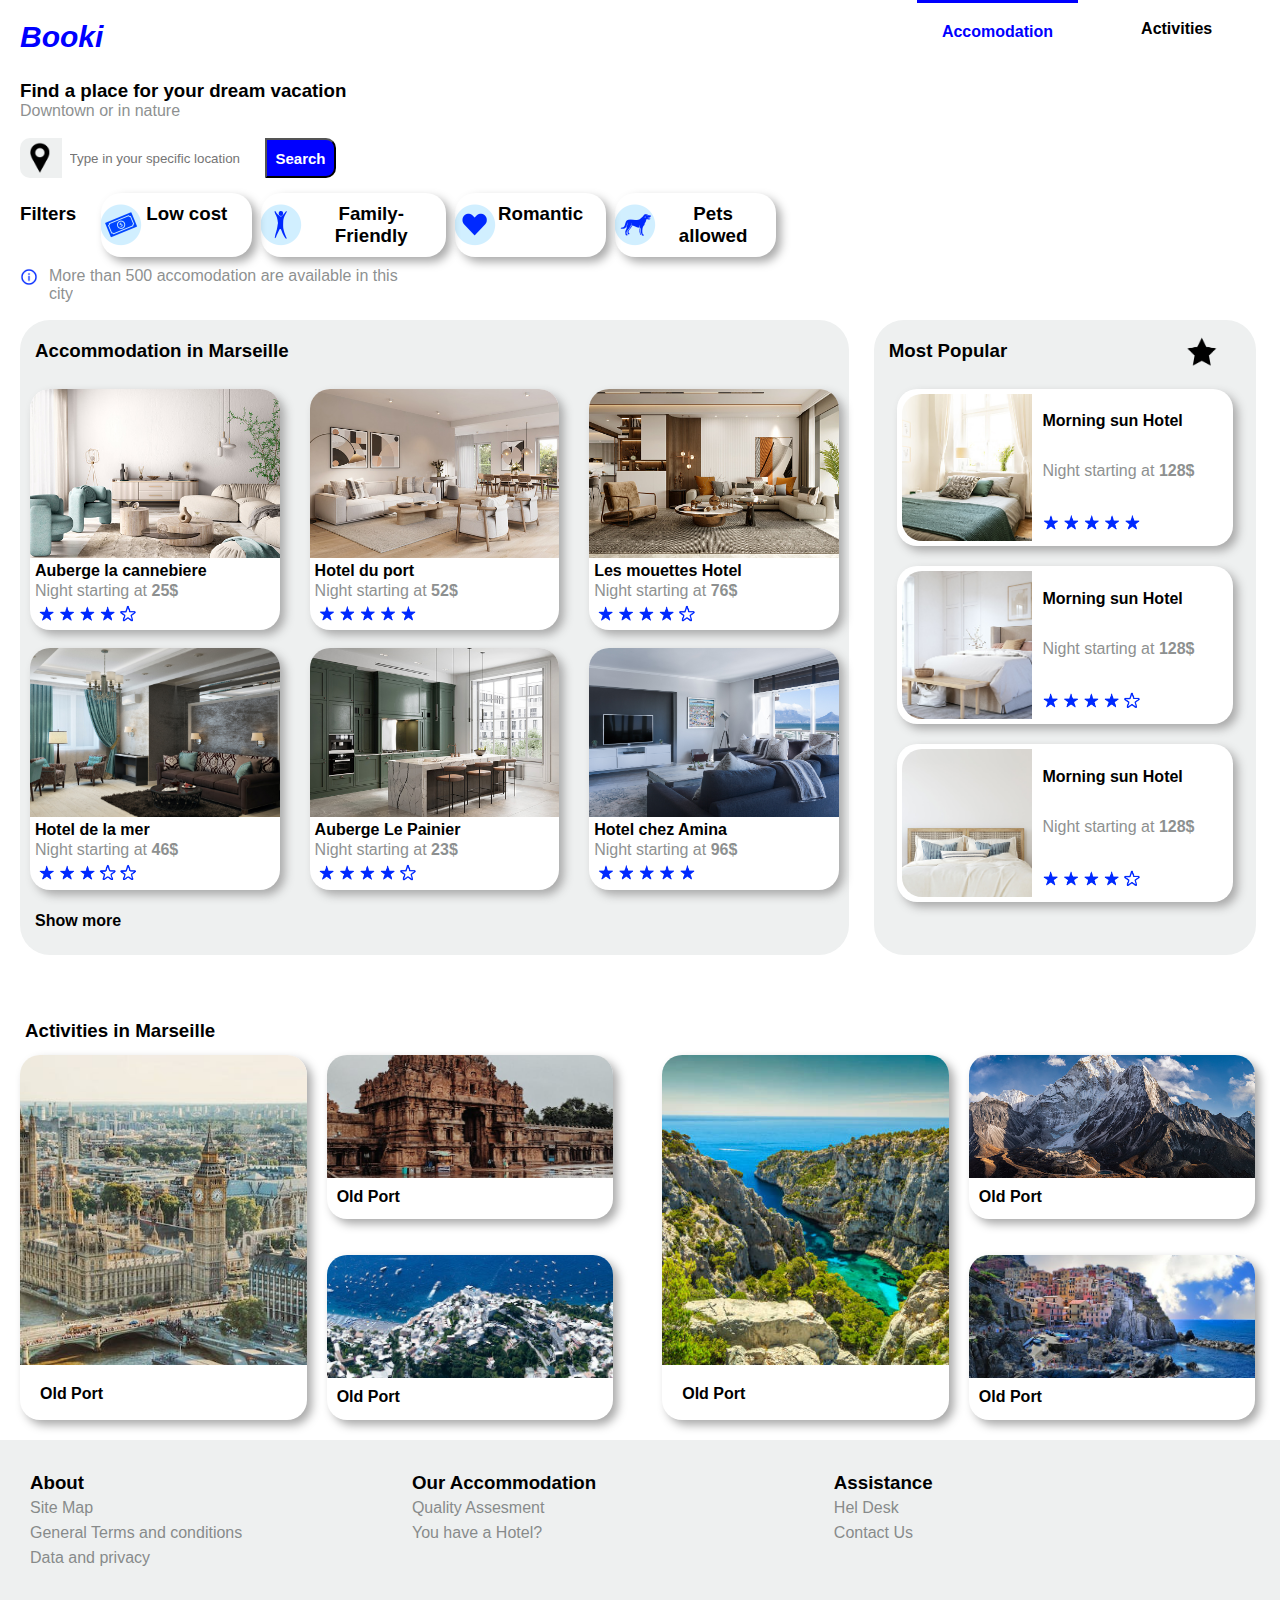
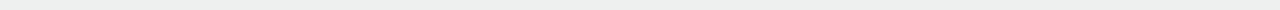
<file: index.html>
<!DOCTYPE html>
<html lang="en">
<head>
    <meta charset="UTF-8">
    <meta http-equiv="X-UA-Compatible" content="IE=edge">
    <meta name="viewport" content="width=device-width, initial-scale=1.0">
    <style>
        *{
    padding: 0px;
    margin: 0px;
    font-family:'Gill Sans', 'Gill Sans MT', Calibri, 'Trebuchet MS', sans-serif;}
.border{
    border: 1px solid black;
    box-sizing: border-box;
}
nav{
    height: 70px;
    display: flex;
    
}
header{
    min-height: 180px;
    
}
main{
    
    min-height: 650px;
    display: flex;
    padding:5px 5px 5px 0px;
}
footer{
    background-color: #eef0f0;
    height: 150px;
    display: flex;
    padding: 10px 5px 10px 10px;
    gap: 5px;
}
#logo{
    box-sizing: border-box;
    width: 30%;
    padding: 5px;
}
#menu{
    width: 70%;
   
}
.header-blocks{
    min-height: 43px;
    padding-left: 20px;
    margin-top: 10px;
    
}
.most-popular{
    background-color: #eef0f0;
    border-radius: 30px;
    width: 30%;
    margin: 5px 15px 10px 10px;
    
}
.accomodation{
    background-color: #eef0f0;
    border-radius: 30px;
    min-height: 80%;
    width: 65%;
    margin: 5px 15px 10px 20px;
    display: flex;
    flex-direction: column;
    
}
p{
    color: #434848;
    opacity:60%;
}
.all{
    display: flex;
    width: 40%;
    height: 65px;
    float: right;
    padding: 0px 5px 5px 5px;
}
.words{
    
    margin-left: 19px;
    background-image: 
    url("./images/info.png");
    box-sizing: border-box;
    background-repeat:no-repeat ;
    background-position:px;
    background-size:20px;
   
}
.words p{
    margin-left: 10px;
}
#words{
    margin-left: 10px;
    color: #434848;
    opacity:60%;
}
.acco{
    
    font-weight: bolder;
    color: blue;
    height: 100%;
    width: 50%;
    text-align: center;
    padding: 20px;
    margin:  0px auto;
   
}
#acco{
    color: blue;
}
.act{
    border-style: hidden;
    border-top:3px solid blue;
}
.activities{
    
    height: 100%;
    width: 50%;
    text-align: center;
    padding: 20px;
    margin:  0px auto;
}
.logo{
    box-sizing: border-box;
    padding-top: 15px;
    padding-left: 15px;
    color: blue;
    font-family:Arial, Helvetica, sans-serif;
    font-style: italic;
    height: 60px;
    font-weight: bolder;
    font-size: 30px;
}
.location{
    height: 40px;
    width: 30%;
    display: flex;
    padding: 5px 5px 5px 0px;
}
.filters{
    box-sizing: border-box;
    min-height: 43px;
    width: 60%;
   display: flex;
   
}
.cost{
    margin-left:9px ;
   text-align: center;
   min-width:20%;
   border-radius: 20px;
   box-sizing: border-box;
   background-repeat:no-repeat ;
   background-position:-5px;
   background-size:50px;
   box-shadow: 5px 5px 10px #aaaaaa;
}
div .short{
    margin: 10px ;
    margin-left: 30px;
}
div .long{
    margin: 10px ;
    margin-left: 45px;
}
#low{
    margin: 10px;
    margin-left: 10px !important;
}
.cost h4{
    margin: 10px;
    margin-left: 22.5%;
}
.cost1{
    background-image: url("./images/money1.png");
}
.cost2{
    background-image: url("./images/love2.png");
}
.cost3{
    background-image: url("./images/fri.png");
}
.cost4{
    background-image: url("./images/pets.png");
}

.main{
    box-sizing: border-box;
    height: 80%;
    
    padding: 5px 10px 20px 10px;
}
.head-foot{
    box-sizing: border-box;
    border-radius: 25px;
    height: 10%;
    padding: 20px 10px 10px 15px;
}
.main-1{
    border-radius: 20px;
    box-sizing: border-box;
    height: 80%;
    line-height: 20px;
    padding: 5px 10px 10px 10px;
}
aside{
    min-height: 450px;
    
}
.head-foot1{
    margin-top: 20px;
    box-sizing: border-box;
    height: 50px;
    padding: 30px 10px 0px 25px;
    
}
.main-2{
    box-sizing: border-box;
    width: 100%;
    height:400px ;
    display: flex;
    padding: 
    10px 0px 10px 0px;
    gap: 15px;
}
.foot-1{
    padding: 20px;
    width: 40%;
    line-height: 25px;
   
}
.foot-2{
    width: 50%;
    padding: 20px 20px 20px 60px;
    
    line-height: 25px;
   
}
.picture-1{
    border-radius: 20px;
    width: 100%;
    min-height: 50%;
    display: flex;
    gap: 30px;
    padding: 0px 0px;
    
}
.set{
    box-sizing: border-box;
    background-color: white;
    width: 35%;
    border-radius: 20px;
    box-shadow: 5px 5px 10px #aaaaaa;
    
}
.pics{
    border-radius: 20px;
    border-bottom-left-radius: 0px;
    border-bottom-right-radius: 0px;
    height: 70%;
    background-repeat: no-repeat;
    background-position: center;
    background-size: cover;
}
.p6{
    background-image: url("./images/6.jpg");
}
.p5{
    background-image: url("./images/5.jpg");
}
.p7{
    background-image: url("./images/7.jpg");
}
.p8{
    background-image: url("./images/8.jpg");
}
.p15{
    background-image: url("./images/15.jpg");
}
.p17{
    background-image: url("./images/17.jpg");
}
.set2{
    display: flex;
    background-color: white;
    width: 90%;
    height: 30%;
    margin: auto;
    border-radius: 20px;
    padding: 5px;
    box-shadow: 5px 5px 10px #aaaaaa;
    
}
.star{
    background-image: url("./images/star.png");
    background-repeat: no-repeat ;
    background-position: 90%;
    background-size:40px ;
}
.pics2{
    width: 40%;
    height: 100%;
    border-top-left-radius: 20px;
    border-bottom-left-radius: 20px;
    background-repeat: no-repeat;
    background-position: center;
    background-size: cover;
}
.p2{
    background-image: url("./images/2.jpg");
}
.p3{
    background-image: url("./images/3.jpg");
}
.p4{
    background-image: url("./images/4.jpg");
}
.set3{
    box-sizing: border-box
    ;
    width: 49%;
    padding: 5px 10px 10px 20px;
    display: flex;
    gap: 20px;
}
.div1{
    box-sizing: border-box;
    width: 48%;
    border-radius: 20px;
    
}
.image1{
    border-radius: 20px;
    height: 85%;
    border-bottom-left-radius: 0px;
    border-bottom-right-radius: 0px;
    background-repeat: no-repeat;
    background-position: center;
    background-size: cover;
}
.p12{
    background-image: url("./images/12.jpeg");
}
.p9{
    background-image: url("./images/9.jpg");
}
.image2{
    border-radius: 20px;
    height: 45%;
    box-shadow: 5px 5px 10px #aaaaaa;
}
.image3{
    height: 75%;
    border-radius: 20px;
    border-bottom-left-radius: 0px;
    border-bottom-right-radius: 0px;
    background-repeat: no-repeat;
    background-position: center;
    background-size: cover;
}
.p10{
    background-image: url("./images/10.jpg");
}
.p11{
    background-image: url("./images/11.jpeg");
}
.p13{
    background-image: url("./images/13.jpeg");
}
.p14{
    background-image: url("./images/14.jpeg");
}
.star1{
  box-sizing: border-box;
    background-repeat:no-repeat ;
    background-position:3px 210px;
    background-size:110px;

}
.text1{

    line-height: 20px;
    box-sizing: border-box;
    padding: 3px 5px 0px 5px;
}
.img4{
    background-image: url("./images/4star.png");
}
.img5{
    background-image: url("./images/5star.png");
}
.img3{
    background-image: url("./images/3star.png");
}
.text2{
    
    box-sizing: border-box;
    background-repeat:no-repeat ;
    background-position:5px 110px;
    background-size:110px;
    padding: 10px;
    line-height: 25px;
    margin: auto ;
     height: 138px;
    width: 60%;
}
.div3{
    box-sizing: border-box;
    width: 100%;
    height: 15%;
    padding: 20px;
}
.div4{
    box-sizing: border-box;
    width: 100%;
    height: 25%;
    padding: 10px;

}
.div5{
    box-shadow: 5px 5px 10px #aaaaaa;
}
.locate{
    box-sizing: border-box;
   border-radius: 10px;
   width: 11%;
   border-top-right-radius: 0px;
   border-bottom-right-radius: 0px;
   background-color: #eef0f0;   
}
header img{
    height: 40px;
    margin-left: 5px;
    margin-right: 10px;  
}
header input{
    box-sizing: border-box;
    height: 40px;
    border: 0px;
    padding: 2px 2px 2px 5px;
    margin-left: 3px;
    width: 200px;
}
header button{
    
    font-weight:bolder;
    font-size: 15px;
    color: white;
    background-color: blue;
    box-sizing: border-box;
    border-radius: 10px;
    width: 19%;
    border-top-left-radius: 0px;
   border-bottom-left-radius: 0px;
}
.filt{
    margin: 10px 5px 5px 0px;
}
.filt-0{
    box-sizing: border-box;
    width: 10%;
}
a{
    text-decoration: none;
    color: black;
    font-weight: bolder;
}
    </style>
    <title>Document</title>
</head>
<body>
    <nav class="" >
        <div id="logo" class="">
            <div class="logo">Booki</div>
        </div>
        <div id="menu" class="">
            <div class=" all">
                <div class="border acco act"><a href="index.html" id="acco">Accomodation</a></div>
                <div class=" acco"><a href="index2.html">Activities</a></div>
                
            </div>
        </div>
    </nav>
    <!-- Header-->

    <header class="">
        <div class="header-blocks">
            <h3>Find a place for your dream vacation</h3>
            <p>Downtown or in nature</p>
        </div>
        
         <div class="header-blocks ">
            <div class=" location"> 
                <div class=" locate">
                  <img src="./images/location.png" alt="">
                </div>
                <input type="text" placeholder="Type in your specific location">
                <button > Search</button>
                
                
                 
            </div>
         </div>
         <div class=" header-blocks ">
            <div class=" filters">
                <div class=" filt-0"><h3   class="filt">
                    Filters
                </h3></div>
                <div class="cost cost1">
                    <h3 class="short">Low cost</h3>
                </div>
                <div class="cost cost3">
                    <h3 class="long">Family-Friendly</h3>
                </div>
                <div class="cost cost2">
                    <h3 class="short">Romantic</h3>
                </div>
                <div class="cost cost4"> 
                    <h3 class="long">
                        Pets allowed
                    </h3>
                </div>

            </div>
         </div>
         <div class=" header-blocks words">
            <p>More than 500 accomodation are available in this
                <div id="words">city</div>
            </p>
         </div>

        
    </header>
    <!--Main-->
    <main class="">
        <!--Accommodation-->

        <div class="accomodation ">
           <div class=" head-foot">
            <h3>
                Accommodation in Marseille
            </h3>
           </div>
           <div class=" main">
            <div class=" picture-1">
                <div class=" set star1 img4">
                   <div class="pics p6"></div>
                   <div class="text1">
                   <h4>Auberge la cannebiere</h4>
                   <p>Night starting at <b>25$</b></p>
                </div>
                   
                </div>
                <div class=" set star1 img5">
                    <div class="pics p5"></div>
                    <div class="text1">
                        <h4>Hotel du port</h4>
                        <p>Night starting at <b>52$</b></p>
                    </div>
                </div>
                <div class=" set star1 img4">
                    <div class="pics p7"></div>
                    <div class="text1">
                        <h4>Les mouettes Hotel</h4>
                        <p>Night starting at <b>76$</b></p>
                    </div>
                </div>
            </div><br>
            <div class="picture-1">
                <div class="set star1 img3">
                    <div class=" pics p15"></div>
                    <div class="text1">
                        <h4>Hotel de la mer</h4>
                        <p>Night starting at <b>46$</b></p>
                    </div>
                </div>
                <div class=" set star1 img4">
                    <div class="pics p8"></div>
                    <div class="text1">
                        <h4>Auberge Le Painier</h4>
                        <p>Night starting at <b>23$</b></p>
                    </div>
                </div>
                <div class="set star1 img5">
                    <div class=" pics p17"></div>
                    <div class="text1">
                        <h4>Hotel chez Amina</h4>
                        <p>Night starting at <b>96$</b></p>
                    </div>
                </div>
            </div>
           </div>
           <div class="head-foot">
            <h4>Show more</h4>
           </div>
        </div>

        <!--Most Popular-->

        <div class="most-popular borde">
            <div class=" head-foot star"> <h3>
                Most Popular
            </h3></div>
            <div class=" main-1">
                <div class="set2 ">
                    <div class="pics2 p2"></div>
                    <div class=" text2 img5">
                        <h4>Morning sun Hotel</h4><br>
                        <p>Night starting at <b>128$</b></p>
                    </div>
                </div><br>
                <div class="  set2 ">
                    <div class="pics2 p3"></div>
                    <div class=" text2 img4">
                        <h4>Morning sun Hotel</h4><br>
                        <p>Night starting at <b>128$</b></p>
                    </div>
                </div><br>
                <div class="  set2">
                    <div class=" pics2 p4"></div>
                    <div class=" text2 img4">
                        <h4>Morning sun Hotel</h4><br>
                        <p>Night starting at <b>128$</b></p>
                    </div>
                </div>
            </div>
        </div>
    </main>


    <aside class=" ">
        <div class="head-foot1">
            <h3>
                Activities in Marseille
            </h3>
        </div>
        <div class=" main-2">
            <div class=" set3">
                <div class="div1 div5"> 
                    <div class="image1 p12">
                    </div>
                    <div class=" div3">
                        <h4>Old Port</h4>
                    </div>
                </div>
                <div class="div1 ">
                    <div class=" image2 ">
                        <div class=" image3 p13"></div>
                        <div class="  div4">
                            <h4>Old Port</h4>
                        </div>
                    </div><br><br>
                    <div class="image2 ">
                        <div class=" image3 p14"></div>
                        <div class="  div4">
                            <h4>Old Port</h4>
                        </div>
                    </div>
                </div>
                
            </div>
            <div class=" set3">
                <div class="div1 div5">
                    <div class="image1 p9">

                    </div>
                    <div class=" div3">
                        <h4>Old Port</h4>
                    </div>
                </div>
                <div class="div1 ">
                    <div class="image2 ">
                        <div class=" image3 p10"></div>
                        <div class=" div4">
                            <h4>Old Port</h4>
                        </div>
                    </div><br><br>
                    <div class="  image2">
                        <div class="image3 p11"></div>
                        <div class=" div4">
                            <h4>Old Port</h4>
                        </div>
                    </div>
                </div>
            </div>
        </div>
    </aside>


    <footer class="">
        <div class="foot-1">
            <h3>About</h3>
            <p>Site Map</p>
            <p>General Terms and conditions</p>
            <p>Data and privacy
        </div>
        <div class=" foot-1">
            <h3>Our Accommodation</h3>
            <p>Quality Assesment</p>
            <p>You have a Hotel?</p>
        </div>
        <div class=" foot-2">
            <h3>Assistance</h3>
            <p>Hel Desk</p>
            <p>Contact Us</p>
        </div>
    </footer>
    
</body>
</html>
</file>
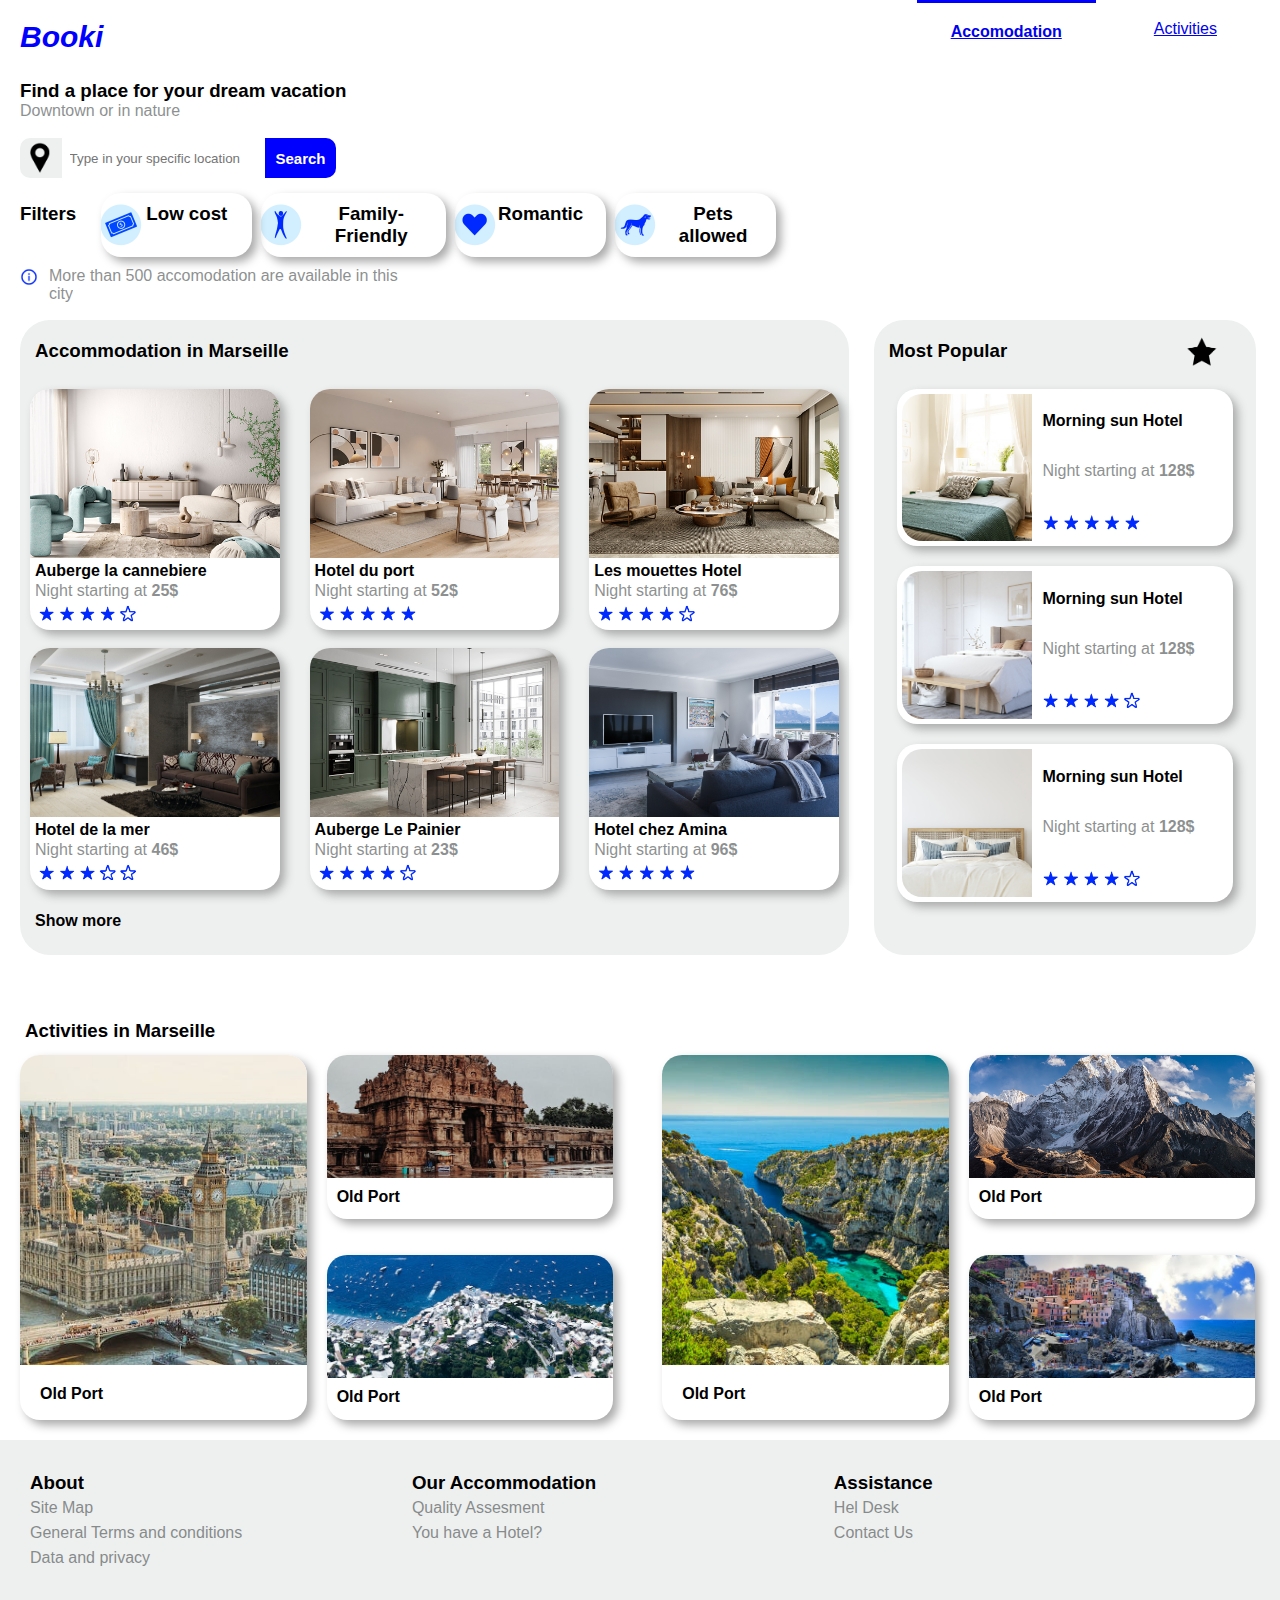
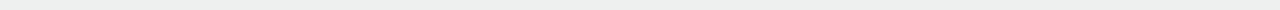
<file: index2.html>
<!DOCTYPE html>
<html lang="en">
<head>
    <meta charset="UTF-8">
    <meta http-equiv="X-UA-Compatible" content="IE=edge">
    <meta name="viewport" content="width=device-width, initial-scale=1.0">
    <link rel="stylesheet" href="index.css">
    <title>Document</title>
</head>
<body>
    <nav class="" >
        <div id="logo" class="">
            <div class="logo">Booki</div>
        </div>
        <div id="menu" class="">
            <div class=" all">
                <div class=" acco"><a href="index.html">Accomodation</a></div>
                <div class=" activities act"><a href="index2.html" id="acco" >Activities</a></div>
                
            </div>
        </div>
    </nav>
    <!-- Header-->

    <header class="">
        <div class="header-blocks">
            <h3>Find a place for your dream vacation</h3>
            <p>Downtown or in nature</p>
        </div>
        
         <div class="header-blocks ">
            <div class=" location"> 
                <div class=" locate">
                  <img src="./images/location.png" alt="">
                </div>
                <input type="text" placeholder="Type in your specific location">
                <button > Search</button>
                
                
                 
            </div>
         </div>
         <div class=" header-blocks ">
            <div class=" filters">
                <div class=" filt-0"><h3   class="filt">
                    Filters
                </h3></div>
                <div class="cost cost1">
                    <h3 class="short">Low cost</h3>
                </div>
                <div class="cost cost3">
                    <h3 class="long">Family-Friendly</h3>
                </div>
                <div class="cost cost2">
                    <h3 class="short">Romantic</h3>
                </div>
                <div class="cost cost4"> 
                    <h3 class="long">
                        Pets allowed
                    </h3>
                </div>

            </div>
         </div>
         <div class=" header-blocks words">
            <p>More than 500 accomodation are available in this
                <div id="words">city</div>
            </p>
         </div>

        
    </header>
    <!--Main-->
    <main class="">
        <!--Accommodation-->

        <div class="accomodation ">
           <div class=" head-foot">
            <h3>
                Accommodation in Marseille
            </h3>
           </div>
           <div class=" main">
            <div class=" picture-1">
                <div class=" set star1 img4">
                   <div class="pics p6"></div>
                   <div class="text1">
                   <h4>Auberge la cannebiere</h4>
                   <p>Night starting at <b>25$</b></p>
                </div>
                   
                </div>
                <div class=" set star1 img5">
                    <div class="pics p5"></div>
                    <div class="text1">
                        <h4>Hotel du port</h4>
                        <p>Night starting at <b>52$</b></p>
                    </div>
                </div>
                <div class=" set star1 img4">
                    <div class="pics p7"></div>
                    <div class="text1">
                        <h4>Les mouettes Hotel</h4>
                        <p>Night starting at <b>76$</b></p>
                    </div>
                </div>
            </div><br>
            <div class="picture-1">
                <div class="set star1 img3">
                    <div class=" pics p15"></div>
                    <div class="text1">
                        <h4>Hotel de la mer</h4>
                        <p>Night starting at <b>46$</b></p>
                    </div>
                </div>
                <div class=" set star1 img4">
                    <div class="pics p8"></div>
                    <div class="text1">
                        <h4>Auberge Le Painier</h4>
                        <p>Night starting at <b>23$</b></p>
                    </div>
                </div>
                <div class="set star1 img5">
                    <div class=" pics p17"></div>
                    <div class="text1">
                        <h4>Hotel chez Amina</h4>
                        <p>Night starting at <b>96$</b></p>
                    </div>
                </div>
            </div>
           </div>
           <div class="head-foot">
            <h4>Show more</h4>
           </div>
        </div>

        <!--Most Popular-->

        <div class="most-popular borde">
            <div class=" head-foot star"> <h3>
                Most Popular
            </h3></div>
            <div class=" main-1">
                <div class="set2 ">
                    <div class="pics2 p2"></div>
                    <div class=" text2 img5">
                        <h4>Morning sun Hotel</h4><br>
                        <p>Night starting at <b>128$</b></p>
                    </div>
                </div><br>
                <div class="  set2 ">
                    <div class="pics2 p3"></div>
                    <div class=" text2 img4">
                        <h4>Morning sun Hotel</h4><br>
                        <p>Night starting at <b>128$</b></p>
                    </div>
                </div><br>
                <div class="  set2">
                    <div class=" pics2 p4"></div>
                    <div class=" text2 img4">
                        <h4>Morning sun Hotel</h4><br>
                        <p>Night starting at <b>128$</b></p>
                    </div>
                </div>
            </div>
        </div>
    </main>


    <aside class=" ">
        <div class="head-foot1">
            <h3>
                Activities in Marseille
            </h3>
        </div>
        <div class=" main-2">
            <div class=" set3">
                <div class="div1 div5"> 
                    <div class="image1 p12">
                    </div>
                    <div class=" div3">
                        <h4>Old Port</h4>
                    </div>
                </div>
                <div class="div1 ">
                    <div class=" image2 ">
                        <div class=" image3 p13"></div>
                        <div class="  div4">
                            <h4>Old Port</h4>
                        </div>
                    </div><br><br>
                    <div class="image2 ">
                        <div class=" image3 p14"></div>
                        <div class="  div4">
                            <h4>Old Port</h4>
                        </div>
                    </div>
                </div>
                
            </div>
            <div class=" set3">
                <div class="div1 div5">
                    <div class="image1 p9">

                    </div>
                    <div class=" div3">
                        <h4>Old Port</h4>
                    </div>
                </div>
                <div class="div1 ">
                    <div class="image2 ">
                        <div class=" image3 p10"></div>
                        <div class=" div4">
                            <h4>Old Port</h4>
                        </div>
                    </div><br><br>
                    <div class="  image2">
                        <div class="image3 p11"></div>
                        <div class=" div4">
                            <h4>Old Port</h4>
                        </div>
                    </div>
                </div>
            </div>
        </div>
    </aside>


    <footer class="">
        <div class="foot-1">
            <h3>About</h3>
            <p>Site Map</p>
            <p>General Terms and conditions</p>
            <p>Data and privacy
        </div>
        <div class=" foot-1">
            <h3>Our Accommodation</h3>
            <p>Quality Assesment</p>
            <p>You have a Hotel?</p>
        </div>
        <div class=" foot-2">
            <h3>Assistance</h3>
            <p>Hel Desk</p>
            <p>Contact Us</p>
        </div>
    </footer>
    
</body>
</html>
</file>
<file: index.css>
*{
    padding: 0px;
    margin: 0px;
    font-family:'Gill Sans', 'Gill Sans MT', Calibri, 'Trebuchet MS', sans-serif;}
.border{
    border: 1px solid black;
    box-sizing: border-box;
}
nav{
    height: 70px;
    display: flex;
    
}
header{
    min-height: 180px;
    
}
main{
    
    min-height: 650px;
    display: flex;
    padding:5px 5px 5px 0px;
}
footer{
    background-color: #eef0f0;
    height: 150px;
    display: flex;
    padding: 10px 5px 10px 10px;
    gap: 5px;
}
#logo{
    box-sizing: border-box;
    width: 30%;
    padding: 5px;
}
#menu{
    width: 70%;
   
}
.header-blocks{
    min-height: 43px;
    padding-left: 20px;
    margin-top: 10px;
    
}
.most-popular{
    background-color: #eef0f0;
    border-radius: 30px;
    width: 30%;
    margin: 5px 15px 10px 10px;
    
}
.accomodation{
    background-color: #eef0f0;
    border-radius: 30px;
    min-height: 80%;
    width: 65%;
    margin: 5px 15px 10px 20px;
    display: flex;
    flex-direction: column;
    
}
p{
    color: #434848;
    opacity:60%;
}
.all{
    display: flex;
    width: 40%;
    height: 65px;
    float: right;
    padding: 0px 5px 5px 5px;
}
.words{
    
    margin-left: 19px;
    background-image: 
    url("./images/info.png");
    box-sizing: border-box;
    background-repeat:no-repeat ;
    background-position:px;
    background-size:20px;
   
}
.words p{
    margin-left: 10px;
}
#words{
    margin-left: 10px;
    color: #434848;
    opacity:60%;
}
.acco{
    border-style: hidden;
    border-top:3px solid blue;
    font-weight: bolder;
    color: blue;
    height: 100%;
    width: 50%;
    text-align: center;
    padding: 20px;
    margin:  0px auto;
   
}
.activities{
    height: 100%;
    width: 50%;
    text-align: center;
    padding: 20px;
    margin:  0px auto;
}
.logo{
    box-sizing: border-box;
    padding-top: 15px;
    padding-left: 15px;
    color: blue;
    font-family:Arial, Helvetica, sans-serif;
    font-style: italic;
    height: 60px;
    font-weight: bolder;
    font-size: 30px;
}
.location{
    height: 40px;
    width: 30%;
    display: flex;
    padding: 5px 5px 5px 0px;
}
.filters{
    box-sizing: border-box;
    min-height: 43px;
    width: 60%;
   display: flex;
   
}
.cost{
    margin-left:9px ;
   text-align: center;
   min-width:20%;
   border-radius: 20px;
   box-sizing: border-box;
   background-repeat:no-repeat ;
   background-position:-5px;
   background-size:50px;
   box-shadow: 5px 5px 10px #aaaaaa;
}
div .short{
    margin: 10px ;
    margin-left: 30px;
}
div .long{
    margin: 10px ;
    margin-left: 45px;
}
#low{
    margin: 10px;
    margin-left: 10px !important;
}
.cost h4{
    margin: 10px;
    margin-left: 22.5%;
}
.cost1{
    background-image: url("./images/money1.png");
}
.cost2{
    background-image: url("./images/love2.png");
}
.cost3{
    background-image: url("./images/fri.png");
}
.cost4{
    background-image: url("./images/pets.png");
}

.main{
    box-sizing: border-box;
    height: 80%;
    
    padding: 5px 10px 20px 10px;
}
.head-foot{
    box-sizing: border-box;
    border-radius: 25px;
    height: 10%;
    padding: 20px 10px 10px 15px;
}
.main-1{
    border-radius: 20px;
    box-sizing: border-box;
    height: 80%;
    line-height: 20px;
    padding: 5px 10px 10px 10px;
}
aside{
    min-height: 450px;
    
}
.head-foot1{
    margin-top: 20px;
    box-sizing: border-box;
    height: 50px;
    padding: 30px 10px 0px 25px;
    
}
.main-2{
    box-sizing: border-box;
    width: 100%;
    height:400px ;
    display: flex;
    padding: 
    10px 0px 10px 0px;
    gap: 15px;
}
.foot-1{
    padding: 20px;
    width: 40%;
    line-height: 25px;
   
}
.foot-2{
    width: 50%;
    padding: 20px 20px 20px 60px;
    
    line-height: 25px;
   
}
.picture-1{
    border-radius: 20px;
    width: 100%;
    min-height: 50%;
    display: flex;
    gap: 30px;
    padding: 0px 0px;
    
}
.set{
    box-sizing: border-box;
    background-color: white;
    width: 35%;
    border-radius: 20px;
    box-shadow: 5px 5px 10px #aaaaaa;
    
}
.pics{
    border-radius: 20px;
    border-bottom-left-radius: 0px;
    border-bottom-right-radius: 0px;
    height: 70%;
    background-repeat: no-repeat;
    background-position: center;
    background-size: cover;
}
.p6{
    background-image: url("./images/6.jpg");
}
.p5{
    background-image: url("./images/5.jpg");
}
.p7{
    background-image: url("./images/7.jpg");
}
.p8{
    background-image: url("./images/8.jpg");
}
.p15{
    background-image: url("./images/15.jpg");
}
.p17{
    background-image: url("./images/17.jpg");
}
.set2{
    display: flex;
    background-color: white;
    width: 90%;
    height: 30%;
    margin: auto;
    border-radius: 20px;
    padding: 5px;
    box-shadow: 5px 5px 10px #aaaaaa;
    
}
.star{
    background-image: url("./images/star.png");
    background-repeat: no-repeat ;
    background-position: 90%;
    background-size:40px ;
}
.pics2{
    width: 40%;
    height: 100%;
    border-top-left-radius: 20px;
    border-bottom-left-radius: 20px;
    background-repeat: no-repeat;
    background-position: center;
    background-size: cover;
}
.p2{
    background-image: url("./images/2.jpg");
}
.p3{
    background-image: url("./images/3.jpg");
}
.p4{
    background-image: url("./images/4.jpg");
}
.set3{
    box-sizing: border-box
    ;
    width: 49%;
    padding: 5px 10px 10px 20px;
    display: flex;
    gap: 20px;
}
.div1{
    box-sizing: border-box;
    width: 48%;
    border-radius: 20px;
    
}
.image1{
    border-radius: 20px;
    height: 85%;
    border-bottom-left-radius: 0px;
    border-bottom-right-radius: 0px;
    background-repeat: no-repeat;
    background-position: center;
    background-size: cover;
}
.p12{
    background-image: url("./images/12.jpeg");
}
.p9{
    background-image: url("./images/9.jpg");
}
.image2{
    border-radius: 20px;
    height: 45%;
    box-shadow: 5px 5px 10px #aaaaaa;
}
.image3{
    height: 75%;
    border-radius: 20px;
    border-bottom-left-radius: 0px;
    border-bottom-right-radius: 0px;
    background-repeat: no-repeat;
    background-position: center;
    background-size: cover;
}
.p10{
    background-image: url("./images/10.jpg");
}
.p11{
    background-image: url("./images/11.jpeg");
}
.p13{
    background-image: url("./images/13.jpeg");
}
.p14{
    background-image: url("./images/14.jpeg");
}
.star1{
  box-sizing: border-box;
    background-repeat:no-repeat ;
    background-position:3px 210px;
    background-size:110px;

}
.text1{

    line-height: 20px;
    box-sizing: border-box;
    padding: 3px 5px 0px 5px;
}
.img4{
    background-image: url("./images/4star.png");
}
.img5{
    background-image: url("./images/5star.png");
}
.img3{
    background-image: url("./images/3star.png");
}
.text2{
    
    box-sizing: border-box;
    background-repeat:no-repeat ;
    background-position:5px 110px;
    background-size:110px;
    padding: 10px;
    line-height: 25px;
    margin: auto ;
     height: 138px;
    width: 60%;
}
.div3{
    box-sizing: border-box;
    width: 100%;
    height: 15%;
    padding: 20px;
}
.div4{
    box-sizing: border-box;
    width: 100%;
    height: 25%;
    padding: 10px;

}
.div5{
    box-shadow: 5px 5px 10px #aaaaaa;
}
.locate{
    box-sizing: border-box;
   border-radius: 10px;
   width: 11%;
   border-top-right-radius: 0px;
   border-bottom-right-radius: 0px;
   background-color: #eef0f0;   
}
header img{
    height: 40px;
    margin-left: 5px;
    margin-right: 10px;  
}
header input{
    box-sizing: border-box;
    height: 40px;
    border: 0px;
    padding: 2px 2px 2px 5px;
    margin-left: 3px;
    width: 200px;
}
header button{
    border: none;
    font-weight:bolder;
    font-size: 15px;
    color: white;
    background-color: blue;
    box-sizing: border-box;
    border-radius: 10px;
    width: 19%;
    border-top-left-radius: 0px;
   border-bottom-left-radius: 0px;
}
.filt{
    margin: 10px 5px 5px 0px;
}
.filt-0{
    box-sizing: border-box;
    width: 10%;
}
</file>
